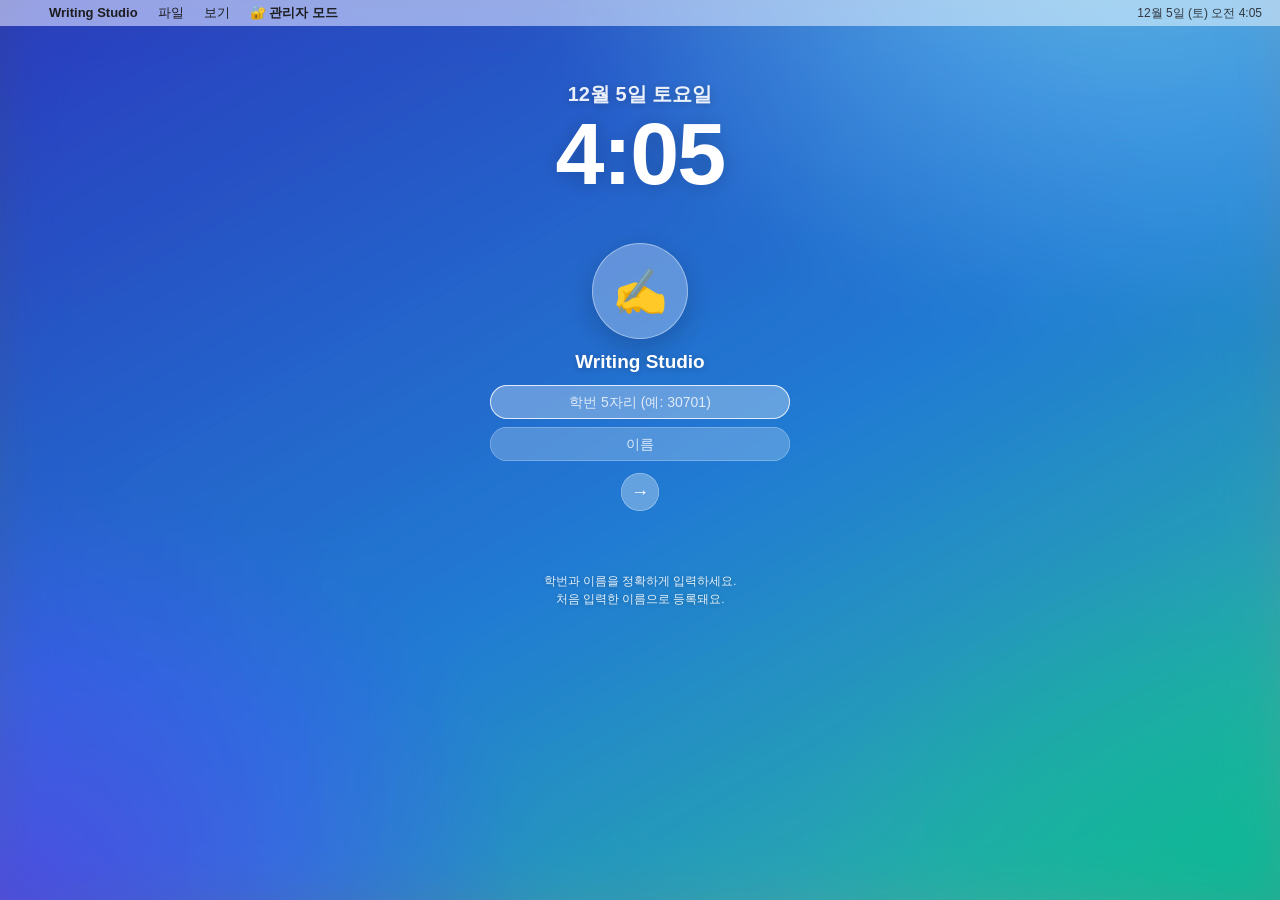
<file: index.html>
<!DOCTYPE html>
<html lang="ko">
<head>
<meta charset="UTF-8">
<meta name="viewport" content="width=device-width, initial-scale=1">
<title>Writing Studio · 송례중 3학년 영어</title>
<link rel="icon" href="data:image/svg+xml,<svg xmlns='http://www.w3.org/2000/svg' viewBox='0 0 100 100'><rect width='100' height='100' rx='22' fill='%230a84ff'/><text x='50' y='70' font-size='58' text-anchor='middle' fill='white'>✎</text></svg>">
<link rel="stylesheet" href="css/app.css?v=20261110b">
</head>
<body>

<!-- ===== Menu bar ===== -->
<div class="menubar">
  <div class="logo"></div>
  <div class="mi app">Writing Studio</div>
  <div class="mi" data-menu>파일
    <div class="dropdown">
      <button data-act="home">문항 목록</button>
      <hr>
      <button data-act="logout">로그아웃</button>
    </div>
  </div>
  <div class="mi" data-menu>보기
    <div class="dropdown">
      <button data-act="theme">다크 모드 켜기/끄기</button>
    </div>
  </div>
  <div class="mi admin" data-act="admin" title="교사용 관리자 모드">🔐 관리자 모드</div>
  <div class="spacer"></div>
  <div class="status" id="saveStatus"></div>
  <div class="status" id="clock"></div>
</div>

<!-- ===== Login (lock screen) ===== -->
<div class="login" id="login">
  <div class="date" id="lkDate"></div>
  <div class="time" id="lkTime"></div>
  <div class="who">
    <div class="bigav">✍️</div>
    <div class="appname">Writing Studio</div>
    <form class="lf" id="lkForm" autocomplete="off">
      <input id="lkSid" inputmode="numeric" maxlength="5" placeholder="학번 5자리 (예: 30701)" autocomplete="off">
      <input id="lkName" maxlength="12" placeholder="이름" autocomplete="off">
      <button class="go" id="lkGo" type="submit" aria-label="로그인">→</button>
    </form>
    <div class="msg" id="lkMsg"></div>
    <div class="hint">학번과 이름을 정확하게 입력하세요.<br>처음 입력한 이름으로 등록돼요.</div>
  </div>
</div>

<!-- ===== Main window ===== -->
<div class="window screen" id="win">
  <aside class="sidebar">
    <div class="traffic"><span></span><span></span><span></span></div>
    <div class="me">
      <div class="avatar" id="avatar">?</div>
      <div><div class="n" id="meName"></div><div class="s" id="meId"></div></div>
    </div>
    <nav class="nav">
      <button data-go="home" id="navHome"><span class="ico" style="background:linear-gradient(145deg,#5ac8fa,#0a84ff)">⌂</span><span class="lbl">오늘의 쓰기</span></button>
      <div class="grp">문항</div>
      <div id="navItems"></div>
      <div class="grp">피드백</div>
      <button data-go="fb" id="navFb"><span class="ico" style="background:linear-gradient(145deg,#ff9f0a,#ff375f)">💌</span><span class="lbl">선생님 피드백</span><span id="navFbBadge"></span></button>
    </nav>
    <div class="side-foot" id="sideFoot"></div>
  </aside>
  <main class="main">
    <div class="toolbar" id="toolbar"></div>
    <div class="content" id="content"><div class="page" id="page"></div></div>
  </main>
</div>

<!-- ===== Sheets ===== -->
<div class="scrim" id="sheet"><div class="sheet" id="sheetBox"></div></div>
<div class="loading" id="loading"><div><span class="spinner"></span><span id="loadingT">불러오는 중…</span></div></div>
<div class="toast" id="toast"><div class="ico" id="toastI" style="background:#0a84ff">✓</div><div><b id="toastT"></b><span id="toastM"></span></div></div>

<script type="module" src="js/student.js?v=20261110b"></script>
</body>
</html>
</file>
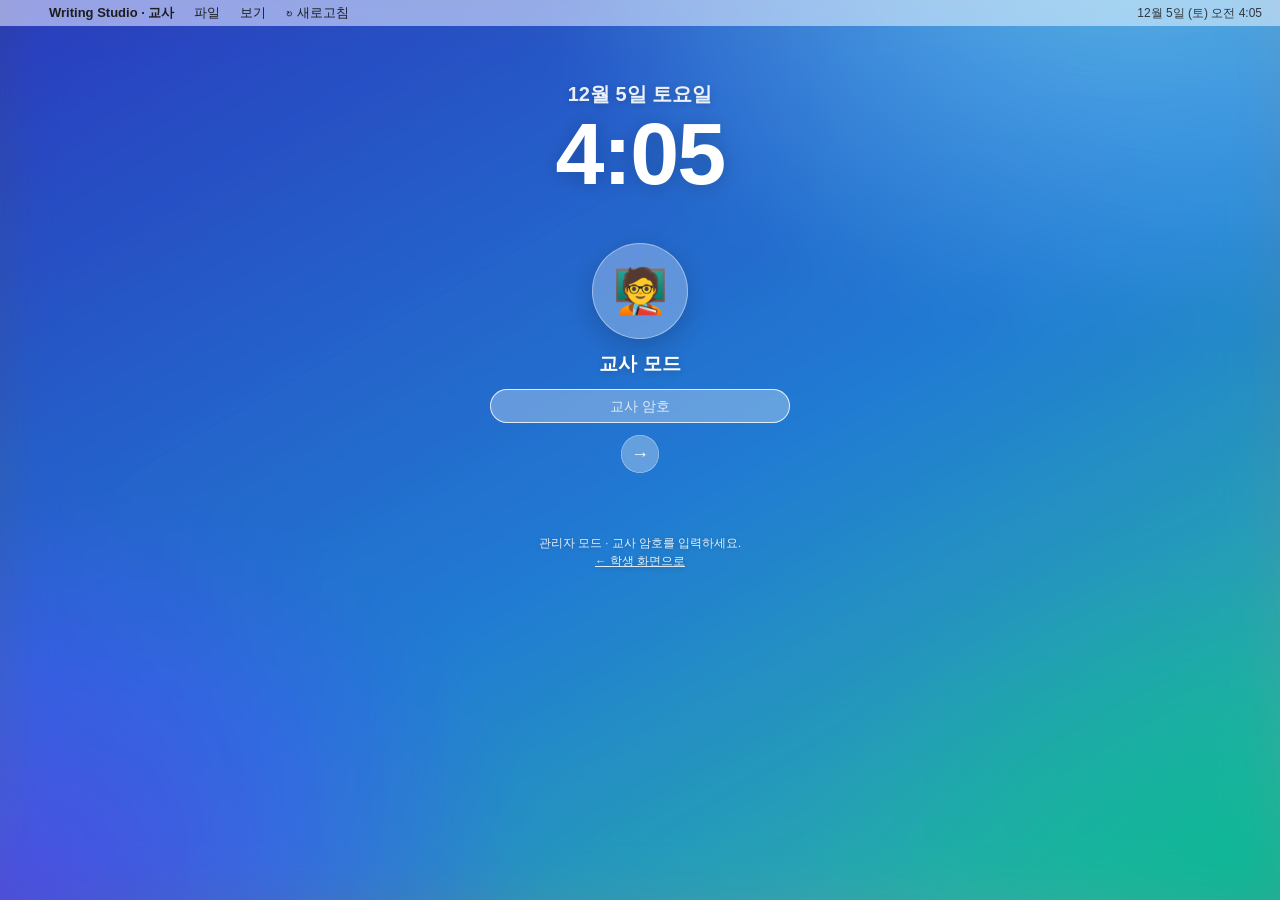
<file: teacher.html>
<!DOCTYPE html>
<html lang="ko">
<head>
<meta charset="UTF-8">
<meta name="viewport" content="width=device-width, initial-scale=1">
<title>교사 모드 · Writing Studio</title>
<meta name="robots" content="noindex">
<link rel="icon" href="data:image/svg+xml,<svg xmlns='http://www.w3.org/2000/svg' viewBox='0 0 100 100'><rect width='100' height='100' rx='22' fill='%2334c759'/><text x='50' y='70' font-size='58' text-anchor='middle' fill='white'>✎</text></svg>">
<link rel="stylesheet" href="css/app.css?v=20261110b">
</head>
<body>

<div class="menubar">
  <div class="logo"></div>
  <div class="mi app">Writing Studio · 교사</div>
  <div class="mi" data-menu>파일
    <div class="dropdown">
      <button data-act="csv">CSV 내보내기 (현재 보기)</button>
      <button data-act="csvAll">CSV 내보내기 (전체 문항·전체 반)</button>
      <hr>
      <button data-act="student">학생 화면 열기</button>
      <button data-act="logout">로그아웃</button>
    </div>
  </div>
  <div class="mi" data-menu>보기
    <div class="dropdown">
      <button data-act="sidebar">사이드바 접기/펼치기 <span style="opacity:.6">⌘\</span></button>
      <button data-act="theme">다크 모드 켜기/끄기</button>
    </div>
  </div>
  <div class="mi" data-act="refresh" title="지금 새로 불러오기">↻ 새로고침</div>
  <div class="spacer"></div>
  <div class="status" id="liveStatus"></div>
  <div class="status" id="clock"></div>
</div>

<div class="login" id="login">
  <div class="date" id="lkDate"></div>
  <div class="time" id="lkTime"></div>
  <div class="who">
    <div class="bigav">🧑‍🏫</div>
    <div class="appname">교사 모드</div>
    <form class="lf" id="lkForm" autocomplete="off">
      <input id="lkPw" type="password" inputmode="numeric" maxlength="20" placeholder="교사 암호" autocomplete="off">
      <button class="go" id="lkGo" type="submit" aria-label="들어가기">→</button>
    </form>
    <div class="msg" id="lkMsg"></div>
    <div class="hint">관리자 모드 · 교사 암호를 입력하세요.<br><a href="./" style="color:#fff">← 학생 화면으로</a></div>
  </div>
</div>

<div class="window screen collapsible" id="win">
  <aside class="sidebar">
    <div class="traffic"><span></span><span></span><span></span></div>
    <div class="me">
      <div class="avatar" style="background:linear-gradient(145deg,#30d158,#248a3d)">T</div>
      <div style="min-width:0"><div class="n">교사 모드</div><div class="s" id="tEmail" style="overflow:hidden;text-overflow:ellipsis"></div></div>
    </div>
    <nav class="nav">
      <button data-go="all" id="navAll"><span class="ico" style="background:linear-gradient(145deg,#5ac8fa,#0a84ff)">▦</span><span class="lbl">전체 현황</span></button>
      <div class="grp">문항별 답안</div>
      <div id="navItems"></div>
      <div class="grp">피드백</div>
      <div id="fbNav"></div>
      <div class="grp">문항 공개 (학생 화면)</div>
      <div id="openRows"></div>
    </nav>
    <div class="side-foot" id="sideFoot"></div>
  </aside>
  <main class="main">
    <div class="sbctl">
      <div class="traffic mini"><span></span><span></span><span></span></div>
      <button id="sbToggle" data-act="sidebar" title="사이드바 접기 (⌘\ / Ctrl+\)" aria-label="사이드바 접기">
        <svg width="18" height="15" viewBox="0 0 18 15" fill="none" stroke="currentColor" stroke-width="1.4"><rect x="1" y="1" width="16" height="13" rx="3"/><path d="M6.5 1v13"/><path d="M2.8 4.2h2M2.8 6.5h2M2.8 8.8h2" stroke-linecap="round"/></svg>
      </button>
    </div>
    <div class="toolbar" id="toolbar"></div>
    <div class="content"><div class="page" id="page" style="max-width:1080px"></div></div>
  </main>
</div>

<div class="scrim" id="sheet"><div class="sheet" id="sheetBox"></div></div>
<div class="loading" id="loading"><div><span class="spinner"></span><span id="loadingT">불러오는 중…</span></div></div>
<div class="toast" id="toast"><div class="ico" id="toastI" style="background:#0a84ff">✓</div><div><b id="toastT"></b><span id="toastM"></span></div></div>

<script type="module" src="js/teacher.js?v=20261110b"></script>
</body>
</html>
</file>
<file: css/app.css>
:root{
  --font: -apple-system, BlinkMacSystemFont, "SF Pro Text", "Apple SD Gothic Neo", "Noto Sans KR", "Noto Sans CJK KR", "Malgun Gothic", "Segoe UI", sans-serif;
  --mono: "SF Mono", ui-monospace, Menlo, Consolas, monospace;
  --accent:#0a84ff; --accent-soft:rgba(10,132,255,.12);
  --text:#1d1d1f; --text-2:#6e6e73; --text-3:#a1a1a6;
  --win:#ffffff; --pane:#ffffff; --sidebar:rgba(236,236,240,.72);
  --group:#f5f5f7; --line:rgba(0,0,0,.09); --field:#ffffff; --field-line:rgba(0,0,0,.14);
  --menubar:rgba(246,244,250,.55); --shadow:0 30px 80px rgba(20,20,60,.35),0 0 0 .5px rgba(0,0,0,.25);
  --green:#28a745; --orange:#ff9f0a; --red:#ff3b30;
}
[data-theme="dark"]{
  --text:#f5f5f7; --text-2:#a1a1a6; --text-3:#6e6e73;
  --win:#1e1e20; --pane:#232325; --sidebar:rgba(40,40,44,.7);
  --group:#2c2c2e; --line:rgba(255,255,255,.08); --field:#1c1c1e; --field-line:rgba(255,255,255,.16);
  --menubar:rgba(30,24,36,.5); --accent-soft:rgba(10,132,255,.22);
}
*{box-sizing:border-box}
html,body{margin:0;height:100%;overflow:hidden}
body{font-family:var(--font);color:var(--text);font-size:14px;-webkit-font-smoothing:antialiased;
  background:
   radial-gradient(1000px 700px at 88% -10%, #7fd1ff 0%, transparent 60%),
   radial-gradient(900px 700px at 0% 100%, #5b5bf0 0%, transparent 60%),
   radial-gradient(800px 600px at 100% 100%, #2fc4a8 0%, transparent 60%),
   linear-gradient(150deg,#3646b8,#3a8ad6 55%,#4fd1b3);background-attachment:fixed}
[data-theme="dark"] body{background:linear-gradient(160deg,#101a3d,#14305a 60%,#0d3a3a)}
button,input,textarea,select{font:inherit;color:inherit}
button{cursor:pointer}
.screen{display:none}.screen.show{display:flex}
.hidden{display:none!important}

/* ---------- Menu bar ---------- */
.menubar{position:fixed;inset:0 0 auto 0;height:26px;display:flex;align-items:center;gap:2px;padding:0 10px;
  background:var(--menubar);backdrop-filter:blur(30px) saturate(1.8);-webkit-backdrop-filter:blur(30px) saturate(1.8);
  font-size:13px;z-index:70;user-select:none}
.menubar .logo{width:28px;display:grid;place-items:center;font-size:14px}
.menubar .mi{position:relative;padding:2px 9px;border-radius:5px;line-height:18px;cursor:default}
.menubar .mi.app{font-weight:700}
.menubar .mi:hover,.menubar .mi.open{background:rgba(255,255,255,.35)}
[data-theme="dark"] .menubar .mi:hover,[data-theme="dark"] .menubar .mi.open{background:rgba(255,255,255,.15)}
.menubar .spacer{flex:1}
.menubar .status{font-size:12px;opacity:.85;padding:0 8px;white-space:nowrap}
.dropdown{position:absolute;top:24px;left:0;min-width:220px;padding:5px;border-radius:8px;display:none;
  background:rgba(246,246,248,.86);backdrop-filter:blur(40px) saturate(1.8);-webkit-backdrop-filter:blur(40px) saturate(1.8);
  box-shadow:0 10px 30px rgba(0,0,0,.25),0 0 0 .5px rgba(0,0,0,.2);font-weight:400}
[data-theme="dark"] .dropdown{background:rgba(44,44,48,.88)}
.mi.open .dropdown{display:block}
.dropdown button{display:flex;justify-content:space-between;width:100%;text-align:left;border:0;background:none;padding:4px 10px;border-radius:5px;font-size:13px}
.dropdown button:hover{background:var(--accent);color:#fff}
.dropdown hr{border:0;border-top:1px solid var(--line);margin:4px 6px}

/* ---------- Window ---------- */
.window{position:fixed;top:40px;left:50%;transform:translateX(-50%);width:min(1240px,calc(100vw - 32px));height:calc(100vh - 56px);
  background:var(--win);border-radius:12px;box-shadow:var(--shadow);overflow:hidden}
.sidebar{width:248px;flex:none;background:var(--sidebar);backdrop-filter:blur(40px) saturate(1.6);-webkit-backdrop-filter:blur(40px) saturate(1.6);
  border-right:1px solid var(--line);display:flex;flex-direction:column}
.traffic{display:flex;gap:8px;padding:16px 16px 10px}
.traffic span{width:12px;height:12px;border-radius:50%;box-shadow:inset 0 0 0 .5px rgba(0,0,0,.2)}
.traffic span:nth-child(1){background:#ff5f57}.traffic span:nth-child(2){background:#febc2e}.traffic span:nth-child(3){background:#28c840}
.me{display:flex;gap:10px;align-items:center;margin:4px 10px 6px;padding:8px;border-radius:8px}
.avatar{width:38px;height:38px;border-radius:50%;flex:none;display:grid;place-items:center;color:#fff;font-weight:700;font-size:14px;
  background:linear-gradient(145deg,#5ac8fa,#0a84ff)}
.me .n{font-weight:600;font-size:13px}.me .s{font-size:11.5px;color:var(--text-2)}
.nav{flex:1;overflow:auto;padding:0 10px 10px}
.nav .grp{font-size:11px;font-weight:600;color:var(--text-3);padding:12px 8px 4px}
.nav button{display:flex;align-items:center;gap:9px;width:100%;border:0;background:none;padding:6px 8px;border-radius:7px;font-size:13px;text-align:left}
.nav button:hover{background:rgba(0,0,0,.045)}
[data-theme="dark"] .nav button:hover{background:rgba(255,255,255,.06)}
.nav button.active{background:var(--accent);color:#fff}
.nav button.locked{opacity:.5}
.nav .lbl{flex:1;white-space:nowrap;overflow:hidden;text-overflow:ellipsis}
.ico{width:22px;height:22px;border-radius:6px;display:grid;place-items:center;color:#fff;font-size:12px;font-weight:700;flex:none;
  box-shadow:inset 0 0 0 .5px rgba(0,0,0,.1),0 .5px 1px rgba(0,0,0,.15)}
.badge{font-size:10.5px;font-weight:600;padding:1px 7px;border-radius:999px;white-space:nowrap;font-variant-numeric:tabular-nums}
.badge.lock{color:var(--text-3)}
.badge.draft{background:rgba(255,159,10,.16);color:#c26a00}
.badge.sub{background:rgba(10,132,255,.14);color:#0a6fd6}
.badge.done{background:rgba(52,199,89,.16);color:#1f8a3a}
.nav button.active .badge{background:rgba(255,255,255,.25);color:#fff}
.side-foot{padding:10px 16px 14px;font-size:11px;color:var(--text-3);line-height:1.5}

.main{flex:1;display:flex;flex-direction:column;min-width:0;background:var(--pane)}
.toolbar{height:52px;flex:none;display:flex;align-items:center;gap:8px;padding:0 14px 0 16px;border-bottom:1px solid var(--line)}
.toolbar h1{font-size:15px;font-weight:700;margin:0;flex:1;white-space:nowrap;overflow:hidden;text-overflow:ellipsis}
.toolbar .wc{font-size:12px;color:var(--text-2);font-variant-numeric:tabular-nums}
.toolbar .wc.ok{color:var(--green)}
.pill{border:0;border-radius:6px;padding:5px 12px;font-size:13px;font-weight:500;background:var(--accent);color:#fff;box-shadow:0 1px 1px rgba(0,0,0,.12);white-space:nowrap}
.pill:hover{filter:brightness(1.07)}
.pill:disabled{opacity:.45;cursor:default;filter:none}
.pill.ghost{background:var(--group);color:var(--text);box-shadow:inset 0 0 0 .5px var(--field-line)}
.pill.green{background:#34c759}
.pill.red{background:#ff3b30}
.content{flex:1;overflow:auto;scroll-behavior:smooth}
.page{max-width:860px;margin:0 auto;padding:26px 34px 60px}

/* ---------- generic blocks ---------- */
.hero{display:flex;gap:16px;align-items:center;margin-bottom:20px}
.hero .ico{width:52px;height:52px;border-radius:13px;font-size:24px}
.hero h2{margin:0;font-size:22px;font-weight:700;letter-spacing:-.01em}
.hero p{margin:3px 0 0;color:var(--text-2);font-size:13px}
.gtitle{font-size:12.5px;font-weight:600;color:var(--text-2);margin:22px 4px 7px;display:flex;align-items:center;gap:8px}
.gtitle .r{margin-left:auto;font-weight:500}
.group{background:var(--group);border-radius:10px;box-shadow:inset 0 0 0 .5px var(--line);overflow:hidden}
.row{padding:12px 14px;border-top:1px solid var(--line)}
.row:first-child{border-top:0}
.note{font-size:12.5px;color:var(--text-2);margin:8px 4px 0;line-height:1.55}
.prompt{font-size:15px;line-height:1.65;font-weight:600;margin:0 2px 4px}
.prompt .pts{color:var(--accent);font-weight:700;margin-left:4px}
.passage{font-family:Georgia,"Times New Roman",var(--font);font-size:15.5px;line-height:1.7;background:var(--field);
  border-radius:10px;padding:16px 20px;box-shadow:inset 0 0 0 .5px var(--field-line)}
.passage p{margin:0 0 10px}.passage p:last-child{margin-bottom:0}
.r3{display:grid;grid-template-columns:repeat(3,1fr);gap:10px;margin-top:12px}
.r3c{border-radius:9px;padding:10px 12px;background:color-mix(in srgb,var(--c) 9%,transparent);box-shadow:inset 0 0 0 .5px color-mix(in srgb,var(--c) 40%,transparent);font-size:14px;line-height:1.5}
.r3c p{margin:0 0 6px!important}
.r3c ul{margin:0;padding-left:18px}
.r3h{font-family:var(--font);font-weight:800;color:var(--c);font-size:13px;letter-spacing:.02em;margin-bottom:4px}
.src{font-size:11px;color:var(--text-3);text-align:right;margin-top:6px}
.cond{border-radius:10px;padding:12px 16px;background:rgba(255,204,0,.11);box-shadow:inset 0 0 0 .5px rgba(200,150,0,.3)}
.cond .t{font-weight:700;font-size:13px;margin-bottom:6px}
.cond ol{margin:0;padding-left:20px;font-size:13.5px;line-height:1.65}
.cond ul{margin:4px 0 0;padding-left:18px;color:var(--text-2)}

.area{width:100%;border:0;border-radius:8px;background:var(--field);box-shadow:inset 0 0 0 .5px var(--field-line),0 .5px 1px rgba(0,0,0,.04);
  padding:12px 14px;font-size:15.5px;line-height:1.7;outline:none;resize:vertical;min-height:140px;transition:box-shadow .15s;font-family:var(--font)}
.area:focus{box-shadow:0 0 0 3.5px rgba(10,132,255,.35),inset 0 0 0 .5px var(--accent)}
.area[readonly]{background:var(--group);resize:none}
.field{width:100%;border:0;border-radius:6px;background:var(--field);box-shadow:inset 0 0 0 .5px var(--field-line);padding:6px 9px;font-size:13.5px;outline:none}
.field:focus{box-shadow:0 0 0 3.5px rgba(10,132,255,.35),inset 0 0 0 .5px var(--accent)}
.wrow{display:flex;justify-content:space-between;align-items:center;margin:7px 4px 0;font-size:12px;color:var(--text-2)}
.wrow b{font-variant-numeric:tabular-nums}
.wrow .ok{color:var(--green)}.wrow .no{color:#c26a00}

/* chart */
.chart{display:flex;gap:20px;align-items:center}
.chart img{width:300px;max-width:45%;border-radius:10px;box-shadow:0 0 0 .5px var(--line)}
.chart .passage{flex:1}
.lead-in{font-family:Georgia,"Times New Roman",var(--font);font-size:15.5px;line-height:1.7;color:var(--text-2);margin:0 0 8px}

/* radio (Messages style) */
.pc{display:grid;grid-template-columns:1fr 1fr;gap:10px}
.pc > div{border-radius:10px;padding:10px 14px;font-size:13.5px;line-height:1.6}
.pc .pro{background:rgba(10,132,255,.08);box-shadow:inset 0 0 0 .5px rgba(10,132,255,.3)}
.pc .con{background:rgba(255,59,48,.07);box-shadow:inset 0 0 0 .5px rgba(255,59,48,.28)}
.pc h4{margin:0 0 4px;font-size:13px}
.pc ul{margin:0;padding-left:18px}
.chat{background:var(--field);border-radius:12px;box-shadow:inset 0 0 0 .5px var(--field-line);padding:14px}
.onair{display:flex;align-items:center;gap:8px;font-size:12px;font-weight:700;color:#ff3b30;margin-bottom:10px}
.onair i{width:8px;height:8px;border-radius:50%;background:#ff3b30;animation:blink 1.4s infinite}
@keyframes blink{50%{opacity:.25}}
.bub{display:flex;gap:8px;align-items:flex-end;margin-bottom:10px}
.bub .who{font-size:11px;color:var(--text-2);margin:0 0 3px 4px}
.bub .b{background:var(--group);border-radius:16px 16px 16px 4px;padding:9px 13px;font-size:14.5px;line-height:1.55;max-width:78%;font-family:Georgia,"Times New Roman",var(--font)}
.bub .av{width:30px;height:30px;border-radius:50%;display:grid;place-items:center;font-size:15px;background:linear-gradient(145deg,#ff9f0a,#ff375f);color:#fff;flex:none}
.bub.me{flex-direction:row-reverse}
.bub.me .av{background:linear-gradient(145deg,#5ac8fa,#0a84ff)}
.bub.me .col{flex:1;display:flex;flex-direction:column;align-items:flex-end}
.bub.me .area{border-radius:16px 16px 4px 16px;min-height:150px}
.bub.me .b{border-radius:16px 16px 4px 16px;background:var(--accent);color:#fff}

/* mail compose */
.mail{border-radius:12px;overflow:hidden;box-shadow:0 10px 30px rgba(0,0,0,.12),0 0 0 .5px var(--field-line);background:var(--field)}
.mail .mt{display:flex;align-items:center;gap:8px;padding:9px 12px;background:var(--group);border-bottom:1px solid var(--line);font-size:12.5px;font-weight:600;color:var(--text-2)}
.mail .mt .traffic{padding:0}
.mail .mt .traffic span{width:10px;height:10px}
.mail .mf{display:flex;gap:10px;padding:7px 16px;border-bottom:1px solid var(--line);font-size:13.5px}
.mail .mf span:first-child{color:var(--text-3);width:74px;flex:none;white-space:nowrap}
.mail .mb{padding:14px 16px 16px;font-family:Georgia,"Times New Roman",var(--font);font-size:15.5px;line-height:1.7}
.mail .mb p{margin:0 0 8px}
.mail .mb .area{font-family:Georgia,"Times New Roman",var(--font);min-height:190px;margin:4px 0 10px}
.mail .sig{display:flex;align-items:center;gap:6px}
.mail .sig .field{width:220px;font-family:Georgia,"Times New Roman",var(--font);font-size:15px}

/* status / banner */
.banner{display:flex;gap:12px;align-items:center;padding:12px 16px;border-radius:12px;margin-bottom:18px;font-size:13.5px;line-height:1.5}
.banner .ico{width:32px;height:32px;font-size:16px;border-radius:8px}
.banner.blue{background:rgba(10,132,255,.09);box-shadow:inset 0 0 0 .5px rgba(10,132,255,.3)}
.banner.green{background:rgba(52,199,89,.1);box-shadow:inset 0 0 0 .5px rgba(52,199,89,.35)}
.banner.gray{background:var(--group);box-shadow:inset 0 0 0 .5px var(--line)}
.banner b{display:block}

/* compare */
.cmp{display:grid;grid-template-columns:1fr 1fr;gap:12px}
.card{border-radius:10px;background:var(--field);box-shadow:inset 0 0 0 .5px var(--field-line);overflow:hidden}
.card .ch{display:flex;align-items:center;gap:8px;padding:8px 12px;font-size:12px;font-weight:700;border-bottom:1px solid var(--line);background:var(--group)}
.card .ch .r{margin-left:auto;font-weight:500;color:var(--text-2)}
.card .cb{padding:12px 14px;font-family:Georgia,"Times New Roman",var(--font);font-size:15px;line-height:1.7;white-space:pre-wrap;word-break:break-word}
.card .cb.ex{background:rgba(52,199,89,.05)}
.card .cb .giv{color:var(--text-3)}

/* rubric */
.rub{border-radius:12px;background:var(--group);box-shadow:inset 0 0 0 .5px var(--line);margin-bottom:12px;overflow:hidden}
.rub .rh{display:flex;align-items:center;gap:10px;padding:11px 14px;border-bottom:1px solid var(--line)}
.rub .rh h4{margin:0;font-size:14px}
.rub .rh .sc{margin-left:auto;font-size:13px;color:var(--text-2);font-variant-numeric:tabular-nums}
.rub .rh .sc b{font-size:17px;color:var(--text)}
.rub .rb{padding:10px 12px 12px}
.checks{display:flex;flex-direction:column;gap:6px;margin-bottom:10px}
.ck{display:flex;gap:10px;align-items:flex-start;padding:8px 10px;border-radius:8px;background:var(--field);box-shadow:inset 0 0 0 .5px var(--field-line);font-size:13.5px;line-height:1.5;cursor:pointer}
.ck input{margin-top:3px;width:16px;height:16px;accent-color:var(--accent);flex:none}
.ck.auto{cursor:default}
.ck .tag{font-size:11px;font-weight:600;color:var(--text-2);margin-left:6px;white-space:nowrap}
.lv{display:flex;flex-direction:column;gap:5px}
.opt{display:flex;gap:12px;align-items:flex-start;width:100%;text-align:left;border:0;padding:8px 10px;border-radius:8px;background:var(--field);
  box-shadow:inset 0 0 0 .5px var(--field-line);font-size:13.5px;line-height:1.5;transition:box-shadow .12s,background .12s}
.opt .s{flex:none;width:34px;height:24px;border-radius:6px;display:grid;place-items:center;font-weight:800;font-size:13px;background:var(--group);font-variant-numeric:tabular-nums}
.opt:hover:not(:disabled){box-shadow:inset 0 0 0 1px var(--accent)}
.opt.on{background:var(--accent-soft);box-shadow:inset 0 0 0 1.5px var(--accent)}
.opt.on .s{background:var(--accent);color:#fff}
.opt:disabled{opacity:.38;cursor:not-allowed}
.opt.ro{cursor:default}
.capnote{font-size:12px;color:#c26a00;margin:8px 2px 0;display:none}
.capnote.show{display:block}
.why{margin-top:10px;display:flex;gap:8px;align-items:center}
.why label{font-size:12px;font-weight:600;color:var(--text-2);white-space:nowrap}
.total{display:flex;align-items:center;gap:16px;padding:16px 18px;border-radius:14px;color:#fff;margin:18px 0 6px;
  background:linear-gradient(135deg,#0a84ff,#5e5ce6 60%,#bf5af2);box-shadow:0 10px 26px rgba(40,80,200,.25)}
.total .big{font-size:38px;font-weight:800;line-height:1;font-variant-numeric:tabular-nums}
.total .big small{font-size:18px;opacity:.8}
.total .t{font-size:13px;opacity:.92;line-height:1.5}
.total .pill{margin-left:auto;background:rgba(255,255,255,.95);color:#0a5bd6;font-weight:700}
.notes{margin:0;padding-left:18px;font-size:12.5px;color:var(--text-2);line-height:1.6}
details.std summary{cursor:pointer;font-size:12px;color:var(--text-2);margin:12px 4px 0}
details.std div{font-size:12px;color:var(--text-2);line-height:1.6;margin:6px 4px 0}

/* home */
.cards{display:grid;grid-template-columns:repeat(2,1fr);gap:14px}
.qcard{border:0;text-align:left;border-radius:14px;padding:16px 16px 14px;background:var(--group);box-shadow:inset 0 0 0 .5px var(--line);display:flex;flex-direction:column;gap:10px;transition:transform .12s, box-shadow .12s}
.qcard:hover:not(.locked){transform:translateY(-2px);box-shadow:0 8px 20px rgba(0,0,0,.08),inset 0 0 0 .5px var(--line)}
.qcard.locked{opacity:.55;cursor:default}
.qcard .top{display:flex;align-items:center;gap:10px}
.qcard .ico{width:38px;height:38px;border-radius:10px;font-size:18px}
.qcard .tt{font-weight:700;font-size:15px}
.qcard .meta{font-size:12px;color:var(--text-2)}
.qcard .badge{margin-left:auto}
.qcard .desc{font-size:12.5px;color:var(--text-2);line-height:1.5;display:-webkit-box;-webkit-line-clamp:2;-webkit-box-orient:vertical;overflow:hidden}

/* ---------- login (lock screen) ---------- */
.login{position:fixed;inset:0;display:none;flex-direction:column;align-items:center;z-index:60;
  backdrop-filter:blur(26px) saturate(1.3);-webkit-backdrop-filter:blur(26px) saturate(1.3);background:rgba(0,0,0,.12);color:#fff}
.login.show{display:flex}
.login .date{margin-top:9vh;font-size:20px;font-weight:600;opacity:.9;text-shadow:0 1px 10px rgba(0,0,0,.25)}
.login .time{font-size:88px;font-weight:700;letter-spacing:-.02em;line-height:1;margin-top:2px;text-shadow:0 2px 20px rgba(0,0,0,.2)}
.login .who{margin-top:5vh;display:flex;flex-direction:column;align-items:center;gap:12px;width:300px}
.login .bigav{width:96px;height:96px;border-radius:50%;display:grid;place-items:center;font-size:44px;
  background:rgba(255,255,255,.28);box-shadow:0 8px 30px rgba(0,0,0,.2),inset 0 0 0 1px rgba(255,255,255,.4)}
.login .appname{font-size:19px;font-weight:600;text-shadow:0 1px 8px rgba(0,0,0,.25)}
.login .lf{width:100%;display:flex;flex-direction:column;gap:8px}
.login input{width:100%;border:0;border-radius:999px;padding:9px 16px;font-size:14px;text-align:center;outline:none;color:#fff;
  background:rgba(255,255,255,.22);box-shadow:inset 0 0 0 .5px rgba(255,255,255,.45)}
.login input::placeholder{color:rgba(255,255,255,.78)}
.login input:focus{background:rgba(255,255,255,.3);box-shadow:inset 0 0 0 1px rgba(255,255,255,.8)}
.login .go{align-self:center;margin-top:4px;width:38px;height:38px;border-radius:50%;border:0;background:rgba(255,255,255,.3);color:#fff;font-size:18px;
  box-shadow:inset 0 0 0 .5px rgba(255,255,255,.5)}
.login .go:hover{background:rgba(255,255,255,.45)}
.login .go:disabled{opacity:.5}
.login .gbtn{display:flex;align-items:center;gap:10px;border:0;border-radius:999px;padding:9px 20px;font-size:14px;font-weight:600;background:rgba(255,255,255,.92);color:#1d1d1f;box-shadow:0 6px 18px rgba(0,0,0,.18)}
.login .msg{min-height:38px;font-size:12.5px;text-align:center;line-height:1.5;text-shadow:0 1px 6px rgba(0,0,0,.3)}
.login .msg.err{color:#ffe0e0;font-weight:600}
.login .hint{font-size:11.5px;opacity:.88;text-align:center;line-height:1.55;text-shadow:0 1px 6px rgba(0,0,0,.3)}
.spinner{width:16px;height:16px;border:2px solid rgba(255,255,255,.4);border-top-color:#fff;border-radius:50%;animation:spin .8s linear infinite;display:inline-block;vertical-align:-3px}
.spinner.dark{border-color:rgba(0,0,0,.15);border-top-color:var(--accent)}
@keyframes spin{to{transform:rotate(360deg)}}

/* ---------- sheet / toast / loading ---------- */
.scrim{position:fixed;inset:0;background:rgba(0,0,0,.2);display:none;align-items:flex-start;justify-content:center;z-index:100;padding-top:110px}
.scrim.show{display:flex}
.sheet{width:390px;max-height:calc(100vh - 140px);overflow:auto;background:var(--win);border-radius:12px;padding:22px 22px 16px;box-shadow:0 25px 70px rgba(0,0,0,.4),0 0 0 .5px rgba(0,0,0,.3);animation:drop .2s ease}
.sheet.wide{width:min(760px,calc(100vw - 40px));text-align:left}
@keyframes drop{from{opacity:0;transform:translateY(-10px)}to{opacity:1;transform:none}}
.sheet .big{font-size:38px;text-align:center}
.sheet h3{text-align:center;margin:6px 0 4px;font-size:15px}
.sheet p{text-align:center;margin:0 0 6px;font-size:12.5px;color:var(--text-2);line-height:1.55}
.sheet .btns{display:flex;gap:8px;justify-content:flex-end;margin-top:18px}
.toast{position:fixed;top:38px;right:16px;width:310px;padding:11px 14px;border-radius:13px;z-index:120;display:flex;gap:10px;align-items:center;
  background:rgba(246,246,248,.9);backdrop-filter:blur(30px);-webkit-backdrop-filter:blur(30px);box-shadow:0 10px 30px rgba(0,0,0,.2),0 0 0 .5px rgba(0,0,0,.15);
  transform:translateX(360px);transition:transform .35s cubic-bezier(.2,.9,.3,1.2)}
[data-theme="dark"] .toast{background:rgba(44,44,48,.9)}
.toast.show{transform:none}
.toast .ico{width:30px;height:30px;font-size:15px;border-radius:7px}
.toast b{display:block;font-size:13px}
.toast span{font-size:12px;color:var(--text-2)}
.loading{position:fixed;inset:0;display:none;place-items:center;z-index:200;background:rgba(0,0,0,.15)}
.loading.show{display:grid}
.loading > div{display:flex;gap:10px;align-items:center;padding:12px 18px;border-radius:12px;background:rgba(30,30,34,.75);color:#fff;font-size:13px}
.local-badge{font-size:11px;padding:1px 8px;border-radius:5px;background:rgba(255,204,0,.4);font-weight:600}

/* ---------- teacher ---------- */
.switch{position:relative;width:38px;height:22px;flex:none;border-radius:999px;background:rgba(0,0,0,.15);border:0;transition:background .2s;padding:0}
.switch:after{content:"";position:absolute;top:2px;left:2px;width:18px;height:18px;border-radius:50%;background:#fff;box-shadow:0 1px 3px rgba(0,0,0,.3);transition:transform .2s}
.switch.on{background:#34c759}
.switch.on:after{transform:translateX(16px)}
.nav .qrow{display:flex;align-items:center;gap:9px;padding:6px 8px;font-size:13px}
.seg{display:inline-flex;padding:2px;border-radius:7px;background:rgba(0,0,0,.07);gap:2px}
[data-theme="dark"] .seg{background:rgba(255,255,255,.08)}
.seg button{border:0;background:none;padding:3px 11px;border-radius:5px;font-size:12.5px;white-space:nowrap}
.seg button.on{background:var(--field);box-shadow:0 1px 2px rgba(0,0,0,.18),0 0 0 .5px rgba(0,0,0,.06);font-weight:600}
.stats{display:grid;grid-template-columns:repeat(4,1fr);gap:10px;margin-bottom:16px}
.stat{border-radius:12px;padding:12px 14px;background:var(--group);box-shadow:inset 0 0 0 .5px var(--line)}
.stat .k{font-size:12px;color:var(--text-2);display:flex;align-items:center;gap:6px}
.stat .v{font-size:22px;font-weight:800;margin-top:4px;font-variant-numeric:tabular-nums}
.stat .v small{font-size:12px;color:var(--text-2);font-weight:500;margin-left:4px}
.tbl{width:100%;border-collapse:separate;border-spacing:0;font-size:13px}
.tbl th{position:sticky;top:0;background:var(--pane);text-align:left;font-size:11.5px;color:var(--text-2);font-weight:600;padding:8px 10px;border-bottom:1px solid var(--line);z-index:1}
.tbl td{padding:7px 10px;border-bottom:1px solid var(--line);vertical-align:middle}
.tbl tr:hover td{background:rgba(10,132,255,.04)}
.tbl td.mono{font-variant-numeric:tabular-nums;color:var(--text-2)}
.cellbtn{border:0;background:none;padding:2px;border-radius:6px}
.cellbtn:hover .badge{box-shadow:0 0 0 1.5px var(--accent)}
.ans-list{display:flex;flex-direction:column;gap:12px}
.ans{border-radius:12px;background:var(--group);box-shadow:inset 0 0 0 .5px var(--line);overflow:hidden}
.ans .ah{display:flex;align-items:center;gap:10px;padding:9px 14px;border-bottom:1px solid var(--line);font-size:13px}
.ans .ah b{font-size:13.5px}
.ans .ah .r{margin-left:auto;display:flex;gap:6px;align-items:center}
.ans .ab{display:grid;grid-template-columns:1fr 1fr;gap:0}
.ans .ab > div{padding:10px 14px;font-size:14px;line-height:1.6;white-space:pre-wrap;word-break:break-word}
.ans .ab > div + div{border-left:1px solid var(--line)}
.ans .ab .lab{font-family:var(--font);font-size:11px;font-weight:700;color:var(--text-3);display:block;margin-bottom:3px;white-space:normal}
.ans .sg{padding:8px 14px 10px;border-top:1px solid var(--line);font-size:12.5px;color:var(--text-2);line-height:1.6}
.ans .sg b{color:var(--text)}
.empty{text-align:center;color:var(--text-2);padding:50px 0;font-size:13.5px;line-height:1.7}
.dl{display:grid;grid-template-columns:110px 1fr;gap:6px 12px;font-size:13px;line-height:1.55;margin-top:10px}
.dl dt{color:var(--text-2)}
.dl dd{margin:0;white-space:pre-wrap;word-break:break-word}
.filters{display:flex;gap:8px;align-items:center;flex-wrap:wrap;margin-bottom:14px}
.filters select{border:0;border-radius:6px;padding:4px 8px;background:var(--field);box-shadow:inset 0 0 0 .5px var(--field-line);font-size:12.5px}
.filters input{width:160px}

@media (max-width:860px){
  .sidebar{width:200px}
  .cards,.cmp,.pc,.r3,.ans .ab{grid-template-columns:1fr}
  .ans .ab > div + div{border-left:0;border-top:1px solid var(--line)}
  .chart{flex-direction:column}.chart img{max-width:100%}
  .page{padding:20px 18px 50px}
  .stats{grid-template-columns:repeat(2,1fr)}
}
@media (max-width:620px){
  .sidebar{display:none}
  .window{top:32px;width:calc(100vw - 12px);height:calc(100vh - 38px)}
}
.nav .qrow .switch{width:38px;height:22px;padding:0;display:block;border-radius:999px;background:rgba(0,0,0,.15)}
.nav .qrow .switch.on,.nav .qrow .switch.on:hover{background:#34c759}
.nav .qrow .switch:hover{background:rgba(0,0,0,.2)}
[data-theme="dark"] .nav .qrow .switch:not(.on){background:rgba(255,255,255,.18)}
.menubar .mi.admin{font-weight:600}

/* ---------- 피드백 ---------- */
.sp{flex:1}
.badge.new-fb{background:linear-gradient(135deg,#ff9f0a,#ff375f);color:#fff}
.nav button.active .badge.new-fb{background:#fff;color:#ff375f}
mark.add{background:rgba(52,199,89,.28);color:inherit;border-radius:3px;padding:0 1px;box-shadow:0 1px 0 rgba(52,199,89,.6)}
.fbx{border-top:1px solid var(--line);padding:10px 14px 12px;display:flex;flex-direction:column;gap:8px;background:rgba(255,159,10,.04)}
.fbx.empty-fb{color:var(--text-3);font-size:12.5px}
.fbr{font-size:13.5px;line-height:1.65;padding:10px 12px;border-radius:9px;background:var(--field);box-shadow:inset 0 0 0 .5px var(--field-line);white-space:pre-wrap;word-break:break-word}
.fbr .fbt{display:block;font-size:11.5px;font-weight:700;color:var(--text-2);margin-bottom:3px;white-space:normal}
.fbr .fbt small{font-weight:500;color:var(--text-3)}
.fbr.good{box-shadow:inset 3px 0 0 #34c759,inset 0 0 0 .5px var(--field-line)}
.fbr.fix{box-shadow:inset 3px 0 0 #ff9f0a,inset 0 0 0 .5px var(--field-line)}
.fbr.rw{box-shadow:inset 3px 0 0 #0a84ff,inset 0 0 0 .5px var(--field-line)}
.fbr .en,.clip.en{font-family:Georgia,"Times New Roman",var(--font);font-size:14.5px}
.fblist{display:flex;flex-direction:column;gap:14px}
.fbcard{border-radius:14px;background:var(--group);box-shadow:inset 0 0 0 .5px var(--line);padding:14px 16px 16px}
.fbcard .fbr{margin-top:8px}
.fbcard.muted{opacity:.75}
.fbhead{display:flex;align-items:center;gap:10px;font-size:15px}
.fbhead .badge:first-of-type{margin-left:auto}
.fbwait{font-size:13px;color:var(--text-2);margin-top:8px}
.stepn{width:20px;height:20px;border-radius:50%;background:var(--accent);color:#fff;display:inline-grid;place-items:center;font-size:11.5px;font-weight:800}
.fbopts{display:flex;align-items:center;gap:14px;flex-wrap:wrap;font-size:13px}
.fbopts select{border:0;border-radius:6px;padding:4px 8px;background:var(--field);box-shadow:inset 0 0 0 .5px var(--field-line);font-size:12.5px;margin-left:6px}
.fbopts .chk{display:flex;align-items:center;gap:6px;cursor:pointer}
.fbopts .chk input{accent-color:var(--accent)}
.drop{display:flex;flex-direction:column;align-items:center;gap:4px;padding:26px;border-radius:14px;border:2px dashed var(--field-line);background:var(--group);cursor:pointer;text-align:center;transition:border-color .15s,background .15s}
.drop:hover,.drop.over{border-color:var(--accent);background:var(--accent-soft)}
.drop .big{font-size:26px;color:var(--accent)}
.drop span{font-size:12px;color:var(--text-2)}
.fbtbl td{vertical-align:top;font-size:12.5px}
.fbtbl .clip{max-width:240px;max-height:4.8em;overflow:hidden;line-height:1.6;white-space:pre-wrap}
.fbtbl .clip.en{font-size:13px}
.fbedit{display:flex;flex-direction:column;gap:10px}
.fbedit label{display:flex;flex-direction:column;gap:5px;font-size:12.5px;font-weight:700;color:var(--text-2)}

/* ---------- 사이드바 접기 (교사 화면) ---------- */
.window.collapsible .main{position:relative}
.window.collapsible .sidebar{overflow:hidden;transition:width .25s ease,border-color .25s}
.window.collapsible .sidebar > *{min-width:228px}
.window.collapsible .toolbar{padding-left:54px;transition:padding-left .25s ease}
.sbctl{position:absolute;top:0;left:0;height:52px;display:flex;align-items:center;gap:10px;padding-left:12px;z-index:2}
.sbctl .traffic.mini{display:none;padding:0}
#sbToggle{width:32px;height:28px;border:0;border-radius:6px;background:none;color:var(--text-2);display:grid;place-items:center}
#sbToggle:hover{background:rgba(0,0,0,.06);color:var(--text)}
[data-theme="dark"] #sbToggle:hover{background:rgba(255,255,255,.08)}
.window.sb-collapsed .sidebar{width:0;border-right-color:transparent}
.window.sb-collapsed .sbctl{padding-left:16px}
.window.sb-collapsed .sbctl .traffic.mini{display:flex}
.window.collapsible.sb-collapsed .toolbar{padding-left:122px}
.window.sb-collapsed .page{max-width:1200px!important}
</file>
